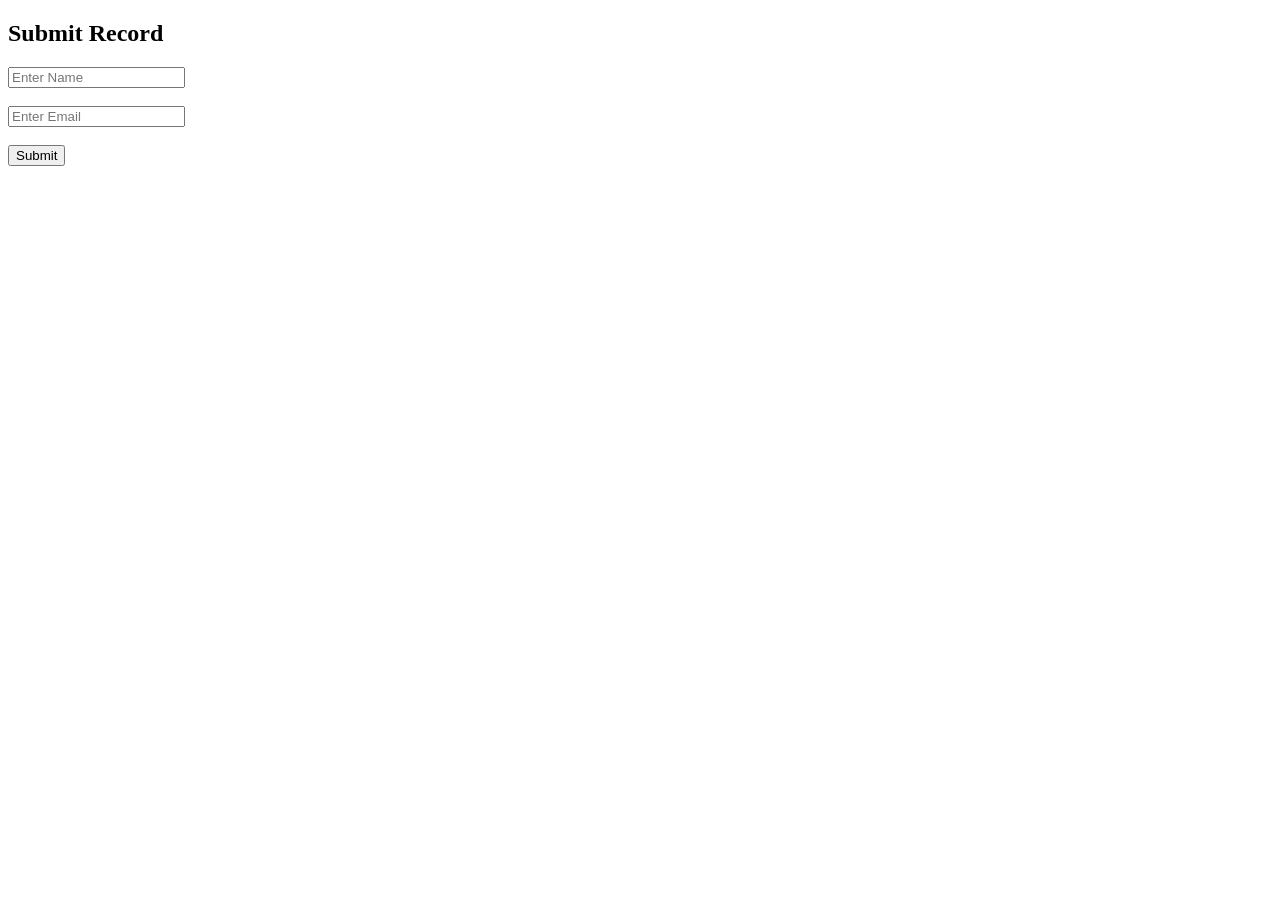
<file: form.html>
<!DOCTYPE html>
<html>
<head>
    <title>Record Form</title>
</head>
<body>

    <h2>Submit Record</h2>

    <form id="recordForm">
        <input type="text" id="name" placeholder="Enter Name" required>
        <br><br>

        <input type="email" id="email" placeholder="Enter Email" required>
        <br><br>

        <button type="submit">Submit</button>
    </form>

    <p id="message"></p>

    <script>
        document.getElementById("recordForm").addEventListener("submit", function(event) {
            event.preventDefault();

            document.getElementById("message").innerText =
                "Record Submitted Successfully!";

            document.getElementById("recordForm").reset();
        });
    </script>

</body>
</html>
</file>
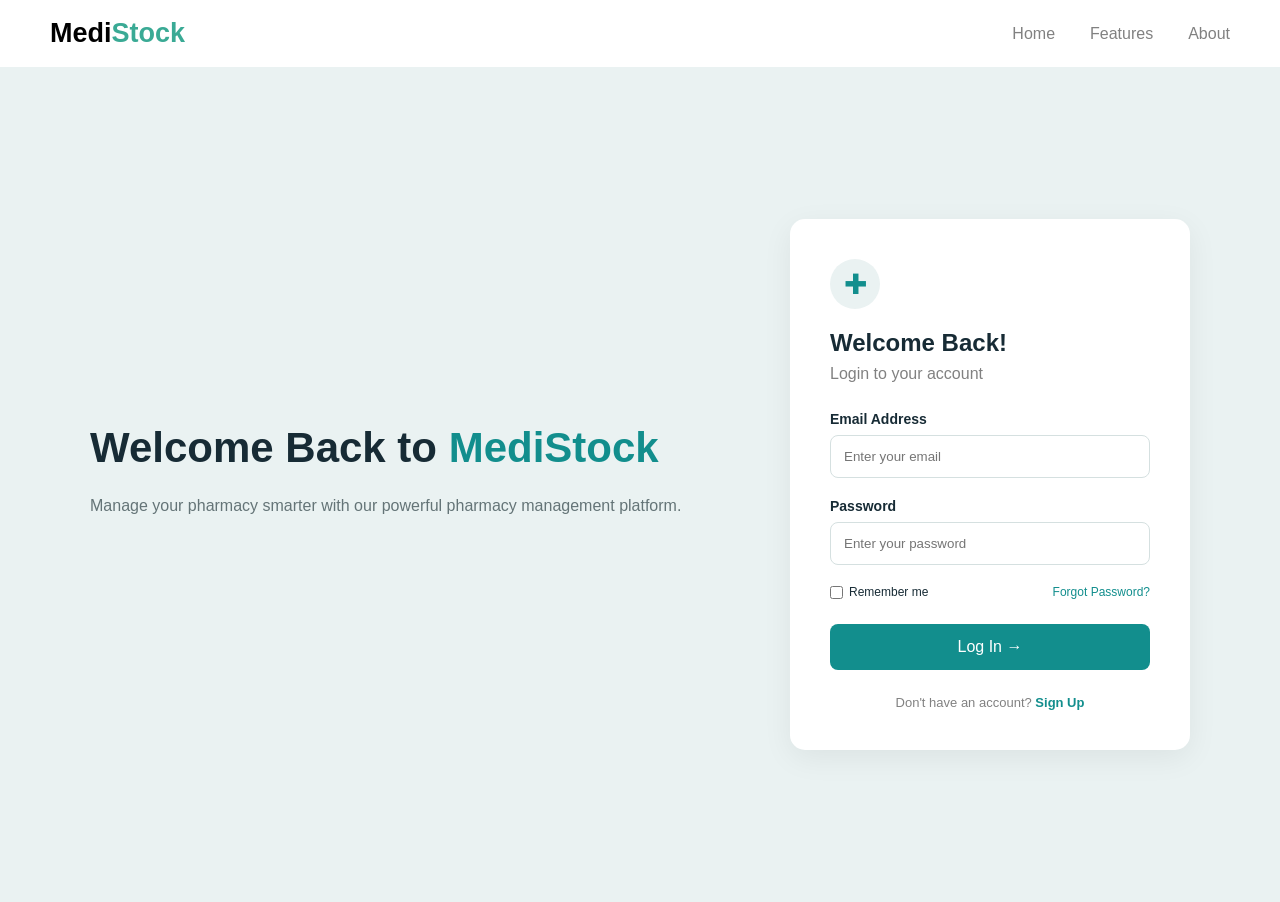
<file: login.html>
<!DOCTYPE html>
<html>

<head>
    
    <title>MediStock - Login</title>

    <link rel="stylesheet" href="login.css">
</head>

<body>

    

    <header class="header">

        <div class="logo">
            Medi<span>Stock</span>
        </div>

        <div class="nav">
            <a href="index.html">Home</a>
            <a href="#">Features</a>
            <a href="#">About</a>
        </div>

    </header>


    

    <section class="login-section">

        <div class="login-container">

            

            <div class="login-info">

                <h1>Welcome Back to
                    <span>MediStock</span>
                </h1>

                <p>
                    Manage your pharmacy smarter with
                    our powerful pharmacy management
                    platform.
                </p>

                
                
            </div>


            

            <div class="login-form">

                <div class="icon">
                    <span>✚</span>
                </div>

                <h2>Welcome Back!</h2>

                <p class="subtitle">
                    Login to your account
                </p>


                <form>

                    <label>Email Address</label>

                    <input
                    type="email"
                    placeholder="Enter your email"
                    required>


                    <label>Password</label>

                    <input
                    type="password"
                    placeholder="Enter your password"
                    required>


                    <div class="options">

                        <label class="remember">
                            <input type="checkbox">
                            Remember me
                        </label>

 <a href="#">Forgot Password?</a>

</div>


<button type="submit">
Log In →
</button>
</form>


 <p class="signup">
Don't have an account?
 <a href="signup.html">Sign Up</a>
</p>

</div>

</div>

</section>

</body>
</html>
</file>
<file: login.css>
* {
    margin: 0;
    padding: 0;
    box-sizing: border-box;
}

body {
    font-family: Arial, sans-serif;
    background: #EAF2F2;
}

.header {
    display: flex;
    justify-content: space-between;
    align-items: center;
    padding: 18px 50px;
    background: white;
}

.logo {
    font-size: 27px;
    font-weight: bold;
}

.logo span {
    color: #3AAA95;
}

.nav {
    display: flex;
    gap: 35px;
}

.nav a {
    text-decoration: none;
    color: #818181;
}

.login-section {
    min-height: calc(100vh - 65px);
    display: flex;
    align-items: center;
    justify-content: center;
    padding: 40px;
}

.login-container {
    display: flex;
    align-items: center;
    gap: 50px;
    max-width: 1100px;
    width: 100%;
}

.login-info {
    flex: 1;
}

.login-info h1 {
    font-size: 42px;
    color: #172B35;
    margin-bottom: 20px;
}

.login-info h1 span {
    color: #128E8D;
}

.login-info p {
    color: #647477;
    line-height: 1.7;
    margin-bottom: 25px;
}

.login-info img {
    width: 100%;
    height: 280px;
    object-fit: cover;
    border-radius: 15px;
}

.login-form {
    flex: 0 0 400px;
    background: white;
    padding: 40px;
    border-radius: 15px;
    box-shadow: 0 8px 30px #00000010;
}

.icon {
    width: 50px;
    height: 50px;
    background: #EAF2F2;
    border-radius: 50%;
    display: flex;
    align-items: center;
    justify-content: center;
    margin-bottom: 20px;
    color: #128E8D;
    font-size: 28px;
}

.login-form h2 {
    color: #172B35;
    margin-bottom: 8px;
}

.subtitle {
    color: #818181;
    margin-bottom: 28px;
}

.login-form form label {
    display: block;
    font-size: 14px;
    font-weight: bold;
    margin-bottom: 8px;
    color: #172B35;
}

.login-form form input[type="email"],
.login-form form input[type="password"] {
    width: 100%;
    padding: 13px;
    border: 1px solid #D5E0E0;
    border-radius: 8px;
    margin-bottom: 20px;
    outline: none;
}

.login-form form input:focus {
    border-color: #128E8D;
}

.options {
    display: flex;
    justify-content: space-between;
    align-items: center;
    margin-bottom: 25px;
}

.options .remember {
    display: flex;
    align-items: center;
    gap: 6px;
    font-size: 12px;
    font-weight: normal;
    margin: 0;
}

.options a,
.signup a {
    color: #128E8D;
    text-decoration: none;
}

.options a {
    font-size: 12px;
}

.login-form button {
    width: 100%;
    padding: 14px;
    background: #128E8D;
    color: white;
    border: none;
    border-radius: 8px;
    cursor: pointer;
    font-size: 16px;
}

.login-form button:hover {
    background: #0F7373;
}

.signup {
    text-align: center;
    margin-top: 25px;
    font-size: 13px;
    color: #818181;
}

.signup a {
    font-weight: bold;
}

@media (max-width: 768px) {
    .header {
        padding: 15px 20px;
    }

    .nav {
        gap: 12px;
    }

    .login-section {
        padding: 25px 15px;
    }

    .login-container {
        flex-direction: column;
    }

    .login-info,
    .login-form {
        width: 100%;
    }

    .login-info h1 {
        font-size: 32px;
    }

    .login-form {
        flex: auto;
        padding: 25px;
    }
}
</file>
